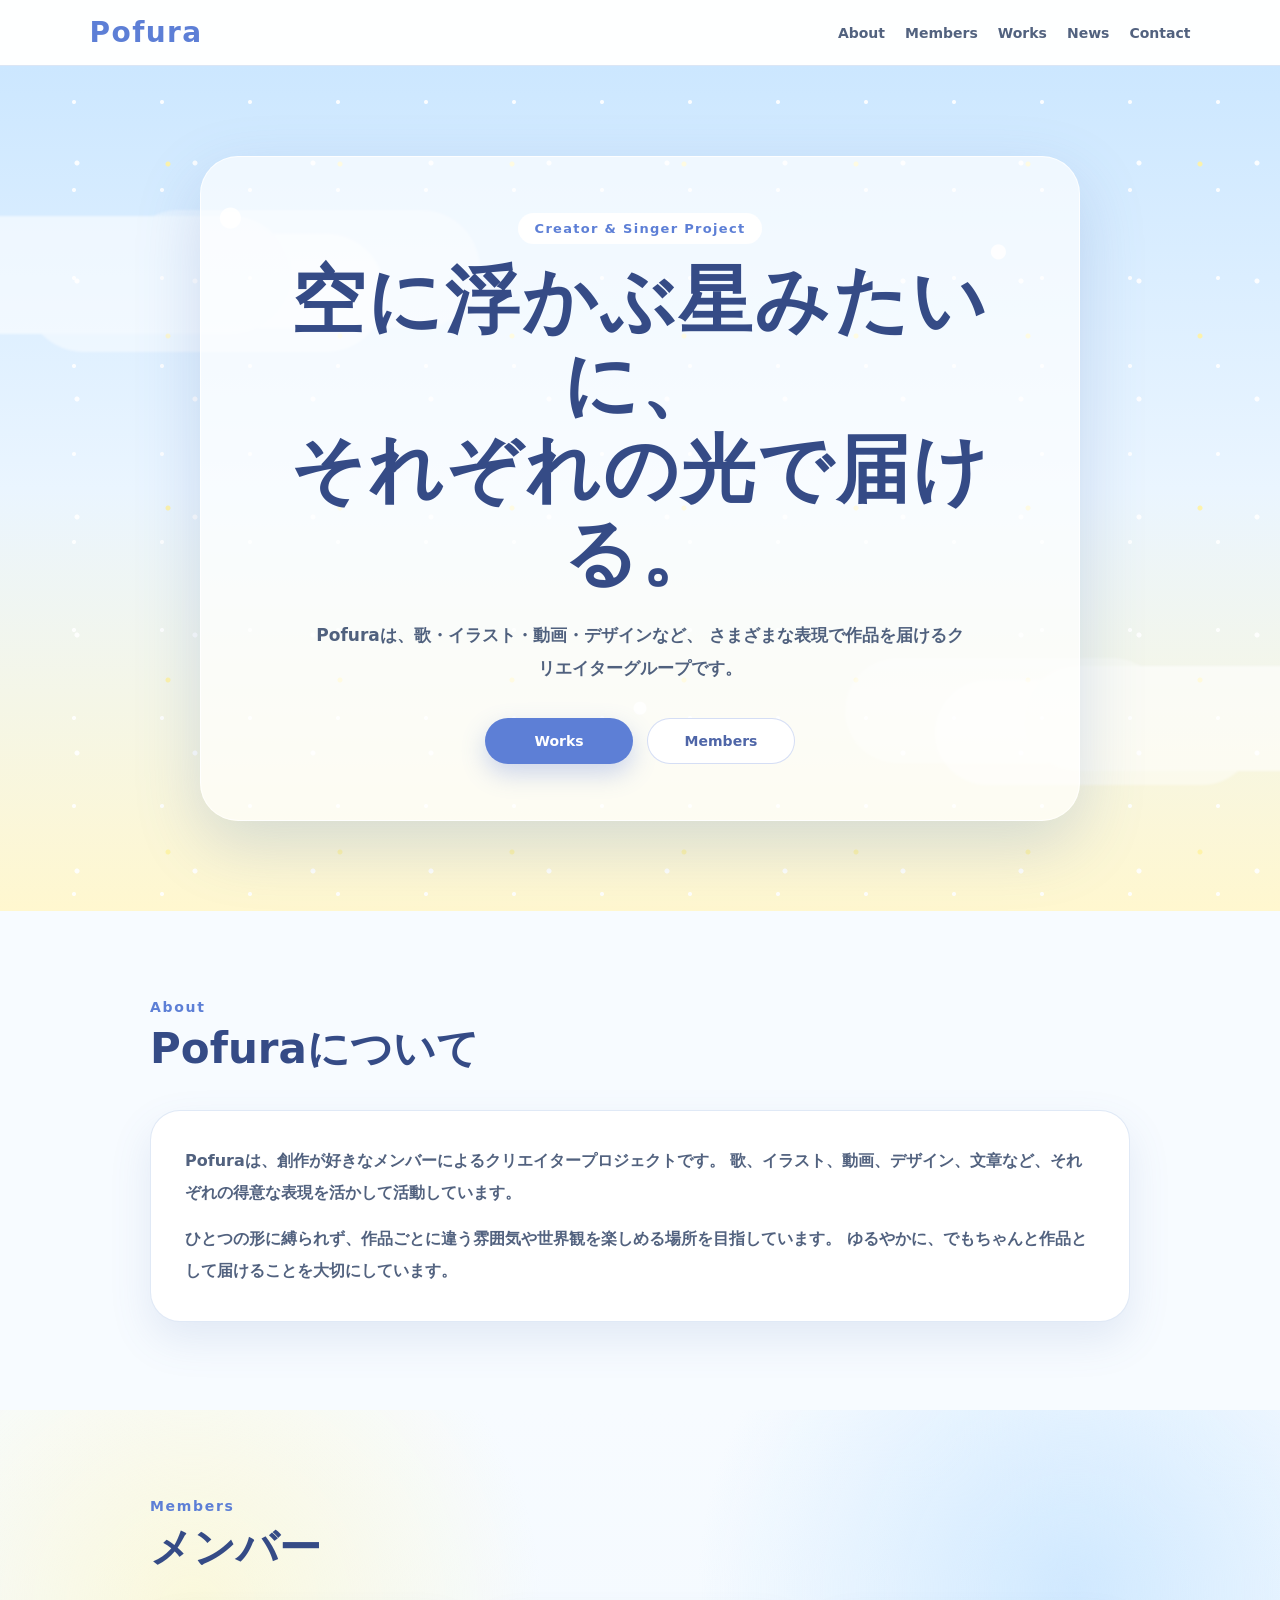
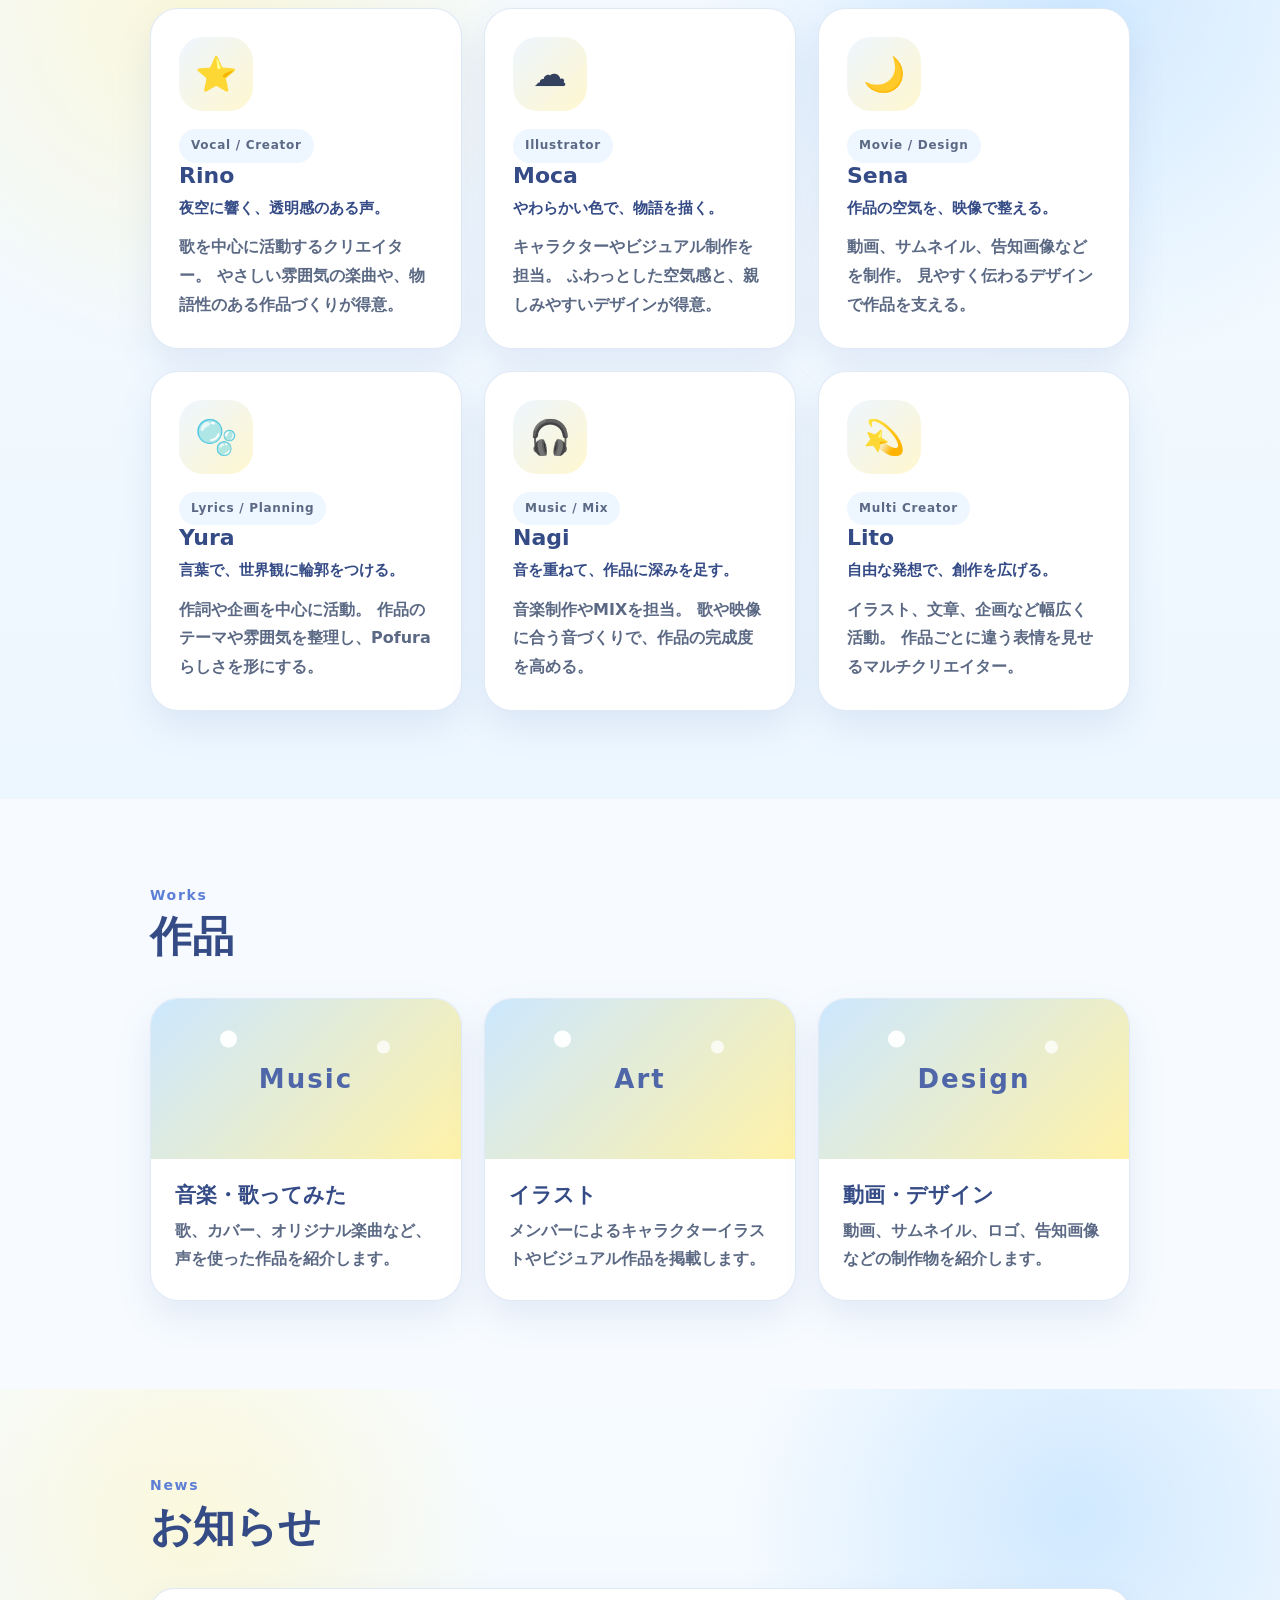
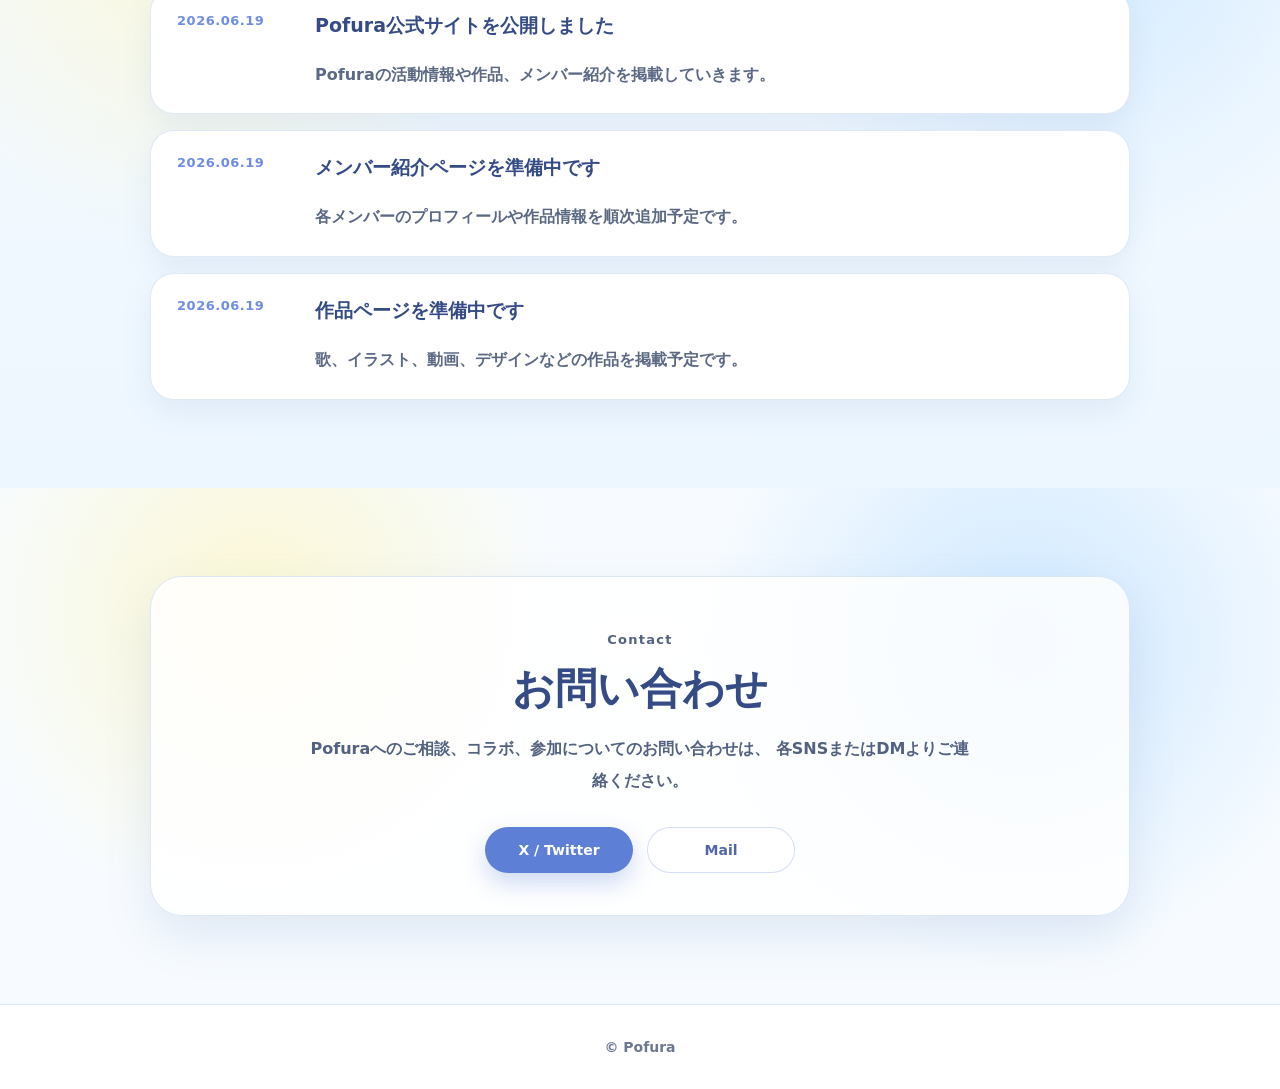
<file: index.html>
<!DOCTYPE html>
<html lang="ja">
<head>
  <meta charset="UTF-8" />
  <meta name="viewport" content="width=device-width, initial-scale=1.0" />

  <title>Pofura｜Creator & Singer Project</title>

  <meta
    name="description"
    content="Pofuraは、歌・イラスト・動画・デザインなど、さまざまな表現で作品を届けるクリエイターグループです。"
  />

  <link rel="stylesheet" href="style.css" />
</head>

<body>
  <header class="site-header">
    <a href="#" class="logo">Pofura</a>

    <nav class="nav">
      <a href="#about">About</a>
      <a href="#members">Members</a>
      <a href="#works">Works</a>
      <a href="#news">News</a>
      <a href="#contact">Contact</a>
    </nav>
  </header>

  <main>
    <section class="hero">
      <div class="stars" aria-hidden="true"></div>

      <div class="hero-inner">
        <p class="label">Creator & Singer Project</p>

        <h1>
          空に浮かぶ星みたいに、<br />
          それぞれの光で届ける。
        </h1>

        <p class="hero-text">
          Pofuraは、歌・イラスト・動画・デザインなど、
          さまざまな表現で作品を届けるクリエイターグループです。
        </p>

        <div class="hero-buttons">
          <a href="#works" class="btn primary">Works</a>
          <a href="#members" class="btn secondary">Members</a>
        </div>
      </div>
    </section>

    <section id="about" class="section">
      <div class="section-title">
        <p>About</p>
        <h2>Pofuraについて</h2>
      </div>

      <div class="about-card">
        <p>
          Pofuraは、創作が好きなメンバーによるクリエイタープロジェクトです。
          歌、イラスト、動画、デザイン、文章など、それぞれの得意な表現を活かして活動しています。
        </p>

        <p>
          ひとつの形に縛られず、作品ごとに違う雰囲気や世界観を楽しめる場所を目指しています。
          ゆるやかに、でもちゃんと作品として届けることを大切にしています。
        </p>
      </div>
    </section>

    <section id="members" class="section sky-section">
  <div class="section-title">
    <p>Members</p>
    <h2>メンバー</h2>
  </div>

  <div class="member-grid">
    <article class="member-card">
      <div class="member-icon">⭐</div>
      <p class="member-tag">Vocal / Creator</p>
      <h3>Rino</h3>
      <p class="member-copy">夜空に響く、透明感のある声。</p>
      <p>
        歌を中心に活動するクリエイター。
        やさしい雰囲気の楽曲や、物語性のある作品づくりが得意。
      </p>
    </article>

    <article class="member-card">
      <div class="member-icon">☁️</div>
      <p class="member-tag">Illustrator</p>
      <h3>Moca</h3>
      <p class="member-copy">やわらかい色で、物語を描く。</p>
      <p>
        キャラクターやビジュアル制作を担当。
        ふわっとした空気感と、親しみやすいデザインが得意。
      </p>
    </article>

    <article class="member-card">
      <div class="member-icon">🌙</div>
      <p class="member-tag">Movie / Design</p>
      <h3>Sena</h3>
      <p class="member-copy">作品の空気を、映像で整える。</p>
      <p>
        動画、サムネイル、告知画像などを制作。
        見やすく伝わるデザインで作品を支える。
      </p>
    </article>

    <article class="member-card">
      <div class="member-icon">🫧</div>
      <p class="member-tag">Lyrics / Planning</p>
      <h3>Yura</h3>
      <p class="member-copy">言葉で、世界観に輪郭をつける。</p>
      <p>
        作詞や企画を中心に活動。
        作品のテーマや雰囲気を整理し、Pofuraらしさを形にする。
      </p>
    </article>

    <article class="member-card">
      <div class="member-icon">🎧</div>
      <p class="member-tag">Music / Mix</p>
      <h3>Nagi</h3>
      <p class="member-copy">音を重ねて、作品に深みを足す。</p>
      <p>
        音楽制作やMIXを担当。
        歌や映像に合う音づくりで、作品の完成度を高める。
      </p>
    </article>

    <article class="member-card">
      <div class="member-icon">💫</div>
      <p class="member-tag">Multi Creator</p>
      <h3>Lito</h3>
      <p class="member-copy">自由な発想で、創作を広げる。</p>
      <p>
        イラスト、文章、企画など幅広く活動。
        作品ごとに違う表情を見せるマルチクリエイター。
      </p>
    </article>
  </div>
</section>

    <section id="works" class="section">
      <div class="section-title">
        <p>Works</p>
        <h2>作品</h2>
      </div>

      <div class="works-grid">
        <article class="work-card">
          <div class="work-thumb">Music</div>
          <h3>音楽・歌ってみた</h3>
          <p>
            歌、カバー、オリジナル楽曲など、声を使った作品を紹介します。
          </p>
        </article>

        <article class="work-card">
          <div class="work-thumb">Art</div>
          <h3>イラスト</h3>
          <p>
            メンバーによるキャラクターイラストやビジュアル作品を掲載します。
          </p>
        </article>

        <article class="work-card">
          <div class="work-thumb">Design</div>
          <h3>動画・デザイン</h3>
          <p>
            動画、サムネイル、ロゴ、告知画像などの制作物を紹介します。
          </p>
        </article>
      </div>
    </section>

    <section id="news" class="section sky-section">
      <div class="section-title">
        <p>News</p>
        <h2>お知らせ</h2>
      </div>

      <div class="news-list">
        <article class="news-card">
          <time datetime="2026-06-19">2026.06.19</time>
          <h3>Pofura公式サイトを公開しました</h3>
          <p>
            Pofuraの活動情報や作品、メンバー紹介を掲載していきます。
          </p>
        </article>

        <article class="news-card">
          <time datetime="2026-06-19">2026.06.19</time>
          <h3>メンバー紹介ページを準備中です</h3>
          <p>
            各メンバーのプロフィールや作品情報を順次追加予定です。
          </p>
        </article>

        <article class="news-card">
          <time datetime="2026-06-19">2026.06.19</time>
          <h3>作品ページを準備中です</h3>
          <p>
            歌、イラスト、動画、デザインなどの作品を掲載予定です。
          </p>
        </article>
      </div>
    </section>

    <section id="contact" class="section contact-section">
      <div class="contact-card">
        <p class="label">Contact</p>
        <h2>お問い合わせ</h2>

        <p>
          Pofuraへのご相談、コラボ、参加についてのお問い合わせは、
          各SNSまたはDMよりご連絡ください。
        </p>

        <div class="contact-buttons">
          <a href="#" class="btn primary">X / Twitter</a>
          <a href="#" class="btn secondary">Mail</a>
        </div>
      </div>
    </section>
  </main>

  <footer class="footer">
    <p>© Pofura</p>
  </footer>
</body>
</html>
</file>
<file: style.css>
* {
  box-sizing: border-box;
}

html {
  scroll-behavior: smooth;
}

body {
  margin: 0;
  font-family:
    "Hiragino Maru Gothic ProN",
    "Yu Gothic",
    system-ui,
    sans-serif;
  color: #33415f;
  background: #f7fbff;
}

a {
  color: inherit;
  text-decoration: none;
}

img {
  max-width: 100%;
  display: block;
}

/* =========================
   header
========================= */

.site-header {
  position: sticky;
  top: 0;
  z-index: 30;
  display: flex;
  align-items: center;
  justify-content: space-between;
  gap: 18px;
  padding: 16px 7%;
  background: rgba(255, 255, 255, 0.84);
  border-bottom: 1px solid rgba(145, 177, 223, 0.32);
  backdrop-filter: blur(14px);
}

.logo {
  font-size: 28px;
  font-weight: 900;
  letter-spacing: 0.05em;
  color: #5d7fd6;
}

.nav {
  display: flex;
  align-items: center;
  gap: 20px;
  color: #52627f;
  font-size: 14px;
  font-weight: 800;
}

.nav a {
  padding: 8px 0;
  transition: 0.2s;
}

.nav a:hover {
  color: #5d7fd6;
}

/* =========================
   hero
========================= */

.hero {
  position: relative;
  min-height: 690px;
  display: grid;
  place-items: center;
  overflow: hidden;
  padding: 90px 7%;
  background:
    radial-gradient(circle at 18% 18%, rgba(255, 255, 255, 0.96) 0 10px, transparent 11px),
    radial-gradient(circle at 78% 22%, rgba(255, 255, 255, 0.9) 0 7px, transparent 8px),
    radial-gradient(circle at 50% 76%, rgba(255, 255, 255, 0.86) 0 6px, transparent 7px),
    linear-gradient(180deg, #cce7ff 0%, #eaf5ff 50%, #fff7cf 100%);
}

.hero::before,
.hero::after {
  content: "";
  position: absolute;
  z-index: 1;
  border-radius: 999px;
  background: rgba(255, 255, 255, 0.58);
  filter: blur(1px);
}

.hero::before {
  width: 360px;
  height: 118px;
  left: -70px;
  top: 150px;
  box-shadow:
    95px 18px 0 rgba(255, 255, 255, 0.45),
    190px -6px 0 rgba(255, 255, 255, 0.34);
}

.hero::after {
  width: 320px;
  height: 105px;
  right: -65px;
  bottom: 140px;
  box-shadow:
    -90px 14px 0 rgba(255, 255, 255, 0.44),
    -180px -8px 0 rgba(255, 255, 255, 0.35);
}

.stars {
  position: absolute;
  inset: 0;
  z-index: 0;
  background-image:
    radial-gradient(circle, #ffffff 0 2px, transparent 3px),
    radial-gradient(circle, #fff3a6 0 2px, transparent 3px),
    radial-gradient(circle, #ffffff 0 1.5px, transparent 2.5px);
  background-size:
    118px 118px,
    172px 172px,
    88px 88px;
  background-position:
    18px 38px,
    82px 12px,
    30px 80px;
  opacity: 0.92;
}

.hero-inner {
  position: relative;
  z-index: 3;
  width: min(880px, 100%);
  padding: 56px 38px;
  text-align: center;
  border-radius: 38px;
  background: rgba(255, 255, 255, 0.66);
  border: 1px solid rgba(255, 255, 255, 0.86);
  box-shadow: 0 24px 65px rgba(83, 119, 180, 0.22);
}

.label {
  display: inline-block;
  margin: 0 0 14px;
  padding: 8px 17px;
  border-radius: 999px;
  background: #ffffff;
  color: #5d7fd6;
  font-size: 13px;
  font-weight: 900;
  letter-spacing: 0.1em;
}

.hero h1 {
  margin: 0;
  color: #354b86;
  font-size: clamp(38px, 7vw, 74px);
  line-height: 1.14;
  letter-spacing: 0.03em;
}

.hero-text {
  max-width: 650px;
  margin: 24px auto 0;
  color: #50617e;
  font-size: 17px;
  font-weight: 700;
  line-height: 1.9;
}

.hero-buttons {
  display: flex;
  justify-content: center;
  flex-wrap: wrap;
  gap: 14px;
  margin-top: 34px;
}

/* =========================
   buttons
========================= */

.btn {
  display: inline-flex;
  align-items: center;
  justify-content: center;
  min-width: 148px;
  min-height: 46px;
  padding: 12px 22px;
  border-radius: 999px;
  font-size: 14px;
  font-weight: 900;
  transition: 0.2s;
}

.btn.primary {
  color: #ffffff;
  background: #5d7fd6;
  box-shadow: 0 10px 24px rgba(93, 127, 214, 0.3);
}

.btn.primary:hover {
  transform: translateY(-2px);
  box-shadow: 0 14px 30px rgba(93, 127, 214, 0.36);
}

.btn.secondary {
  color: #4f66a8;
  background: #ffffff;
  border: 1px solid rgba(93, 127, 214, 0.26);
}

.btn.secondary:hover {
  transform: translateY(-2px);
  background: #f4f8ff;
}

/* =========================
   common section
========================= */

.section {
  padding: 88px 7%;
}

.section-title {
  width: min(980px, 100%);
  margin: 0 auto 34px;
}

.section-title p {
  margin: 0 0 8px;
  color: #5d7fd6;
  font-size: 14px;
  font-weight: 900;
  letter-spacing: 0.12em;
}

.section-title h2 {
  margin: 0;
  color: #354b86;
  font-size: clamp(28px, 5vw, 42px);
  line-height: 1.25;
}

.sky-section {
  background:
    radial-gradient(circle at 15% 20%, rgba(255, 246, 190, 0.55), transparent 26%),
    radial-gradient(circle at 84% 18%, rgba(204, 231, 255, 0.9), transparent 28%),
    linear-gradient(180deg, #f7fbff 0%, #edf7ff 100%);
}

/* =========================
   about
========================= */

.about-card {
  width: min(980px, 100%);
  margin: 0 auto;
  padding: 34px;
  border-radius: 30px;
  background: #ffffff;
  border: 1px solid rgba(145, 177, 223, 0.28);
  box-shadow: 0 18px 42px rgba(83, 119, 180, 0.13);
}

.about-card p {
  margin: 0;
  color: #52627f;
  font-weight: 700;
  line-height: 2;
}

.about-card p + p {
  margin-top: 14px;
}

/* =========================
   members
========================= */

.member-grid {
  width: min(980px, 100%);
  margin: 0 auto;
  display: grid;
  grid-template-columns: repeat(3, 1fr);
  gap: 22px;
}

.member-card {
  padding: 28px;
  border-radius: 28px;
  background: #ffffff;
  border: 1px solid rgba(145, 177, 223, 0.28);
  box-shadow: 0 16px 36px rgba(83, 119, 180, 0.12);
  transition: 0.2s;
}

.member-card:hover {
  transform: translateY(-4px);
  box-shadow: 0 22px 44px rgba(83, 119, 180, 0.16);
}

.member-icon {
  width: 74px;
  height: 74px;
  display: grid;
  place-items: center;
  margin-bottom: 18px;
  border-radius: 24px;
  background:
    linear-gradient(135deg, #eef6ff, #fff7cf);
  font-size: 34px;
}

.member-card h3 {
  margin: 0 0 8px;
  color: #354b86;
  font-size: 22px;
}

.member-card .role {
  margin: 0 0 12px;
  color: #6f8de3;
  font-size: 14px;
  font-weight: 900;
}

.member-card p {
  margin: 0;
  color: #5b6984;
  font-weight: 700;
  line-height: 1.8;
}

/* =========================
   works
========================= */

.works-grid {
  width: min(980px, 100%);
  margin: 0 auto;
  display: grid;
  grid-template-columns: repeat(3, 1fr);
  gap: 22px;
}

.work-card {
  overflow: hidden;
  border-radius: 28px;
  background: #ffffff;
  border: 1px solid rgba(145, 177, 223, 0.28);
  box-shadow: 0 16px 36px rgba(83, 119, 180, 0.12);
  transition: 0.2s;
}

.work-card:hover {
  transform: translateY(-4px);
  box-shadow: 0 22px 44px rgba(83, 119, 180, 0.16);
}

.work-thumb {
  height: 160px;
  display: grid;
  place-items: center;
  background:
    radial-gradient(circle at 25% 25%, rgba(255, 255, 255, 0.95) 0 8px, transparent 9px),
    radial-gradient(circle at 75% 30%, rgba(255, 255, 255, 0.75) 0 6px, transparent 7px),
    linear-gradient(135deg, #cce7ff, #fff2a8);
  color: #4f66a8;
  font-size: 26px;
  font-weight: 900;
  letter-spacing: 0.08em;
}

.work-card h3 {
  margin: 22px 24px 8px;
  color: #354b86;
  font-size: 21px;
}

.work-card p {
  margin: 0 24px 26px;
  color: #5b6984;
  font-weight: 700;
  line-height: 1.8;
}

/* =========================
   news
========================= */

.news-list {
  width: min(980px, 100%);
  margin: 0 auto;
  display: grid;
  gap: 16px;
}

.news-card {
  display: grid;
  grid-template-columns: 120px 1fr;
  gap: 18px;
  align-items: start;
  padding: 24px 26px;
  border-radius: 24px;
  background: #ffffff;
  border: 1px solid rgba(145, 177, 223, 0.28);
  box-shadow: 0 12px 30px rgba(83, 119, 180, 0.1);
}

.news-card time {
  color: #6f8de3;
  font-size: 13px;
  font-weight: 900;
  letter-spacing: 0.04em;
}

.news-card h3 {
  margin: 0 0 8px;
  color: #354b86;
  font-size: 19px;
}

.news-card p {
  grid-column: 2;
  margin: -4px 0 0;
  color: #5b6984;
  font-weight: 700;
  line-height: 1.8;
}

/* =========================
   contact
========================= */

.contact-section {
  background:
    radial-gradient(circle at 20% 24%, rgba(255, 246, 190, 0.66), transparent 28%),
    radial-gradient(circle at 80% 30%, rgba(204, 231, 255, 0.95), transparent 30%),
    #f7fbff;
}

.contact-card {
  width: min(980px, 100%);
  margin: 0 auto;
  padding: 42px 34px;
  text-align: center;
  border-radius: 32px;
  background: rgba(255, 255, 255, 0.82);
  border: 1px solid rgba(145, 177, 223, 0.3);
  box-shadow: 0 20px 48px rgba(83, 119, 180, 0.14);
}

.contact-card h2 {
  margin: 0 0 16px;
  color: #354b86;
  font-size: clamp(28px, 5vw, 42px);
}

.contact-card p {
  max-width: 660px;
  margin: 0 auto;
  color: #52627f;
  font-weight: 700;
  line-height: 2;
}

.contact-buttons {
  display: flex;
  justify-content: center;
  flex-wrap: wrap;
  gap: 14px;
  margin-top: 30px;
}

/* =========================
   footer
========================= */

.footer {
  padding: 34px 7%;
  text-align: center;
  background: #ffffff;
  border-top: 1px solid rgba(145, 177, 223, 0.28);
}

.footer p {
  margin: 0;
  color: #6c7891;
  font-size: 14px;
  font-weight: 800;
}

/* =========================
   responsive
========================= */

@media (max-width: 900px) {
  .member-grid,
  .works-grid {
    grid-template-columns: 1fr;
  }

  .news-card {
    grid-template-columns: 1fr;
  }

  .news-card p {
    grid-column: auto;
    margin-top: 0;
  }
}

@media (max-width: 720px) {
  .site-header {
    align-items: flex-start;
    flex-direction: column;
    padding: 15px 5%;
  }

  .logo {
    font-size: 26px;
  }

  .nav {
    width: 100%;
    gap: 12px;
    overflow-x: auto;
    padding-bottom: 4px;
  }

  .nav a {
    white-space: nowrap;
  }

  .hero {
    min-height: 620px;
    padding: 64px 5%;
  }

  .hero-inner {
    padding: 38px 22px;
    border-radius: 30px;
  }

  .hero-text {
    font-size: 15px;
  }

  .section {
    padding: 68px 5%;
  }

  .about-card,
  .contact-card {
    padding: 28px 22px;
  }

  .member-card {
    padding: 24px;
  }

  .work-thumb {
    height: 140px;
  }

  .news-card {
    padding: 22px;
  }
}

.member-tag {
  display: inline-block;
  margin: 0 0 10px;
  padding: 6px 12px;
  border-radius: 999px;
  background: #eef6ff;
  color: #5d7fd6;
  font-size: 12px;
  font-weight: 900;
  letter-spacing: 0.06em;
}

.member-copy {
  margin: 0 0 12px !important;
  color: #354b86 !important;
  font-size: 15px;
  font-weight: 900 !important;
  line-height: 1.7 !important;
}
</file>
